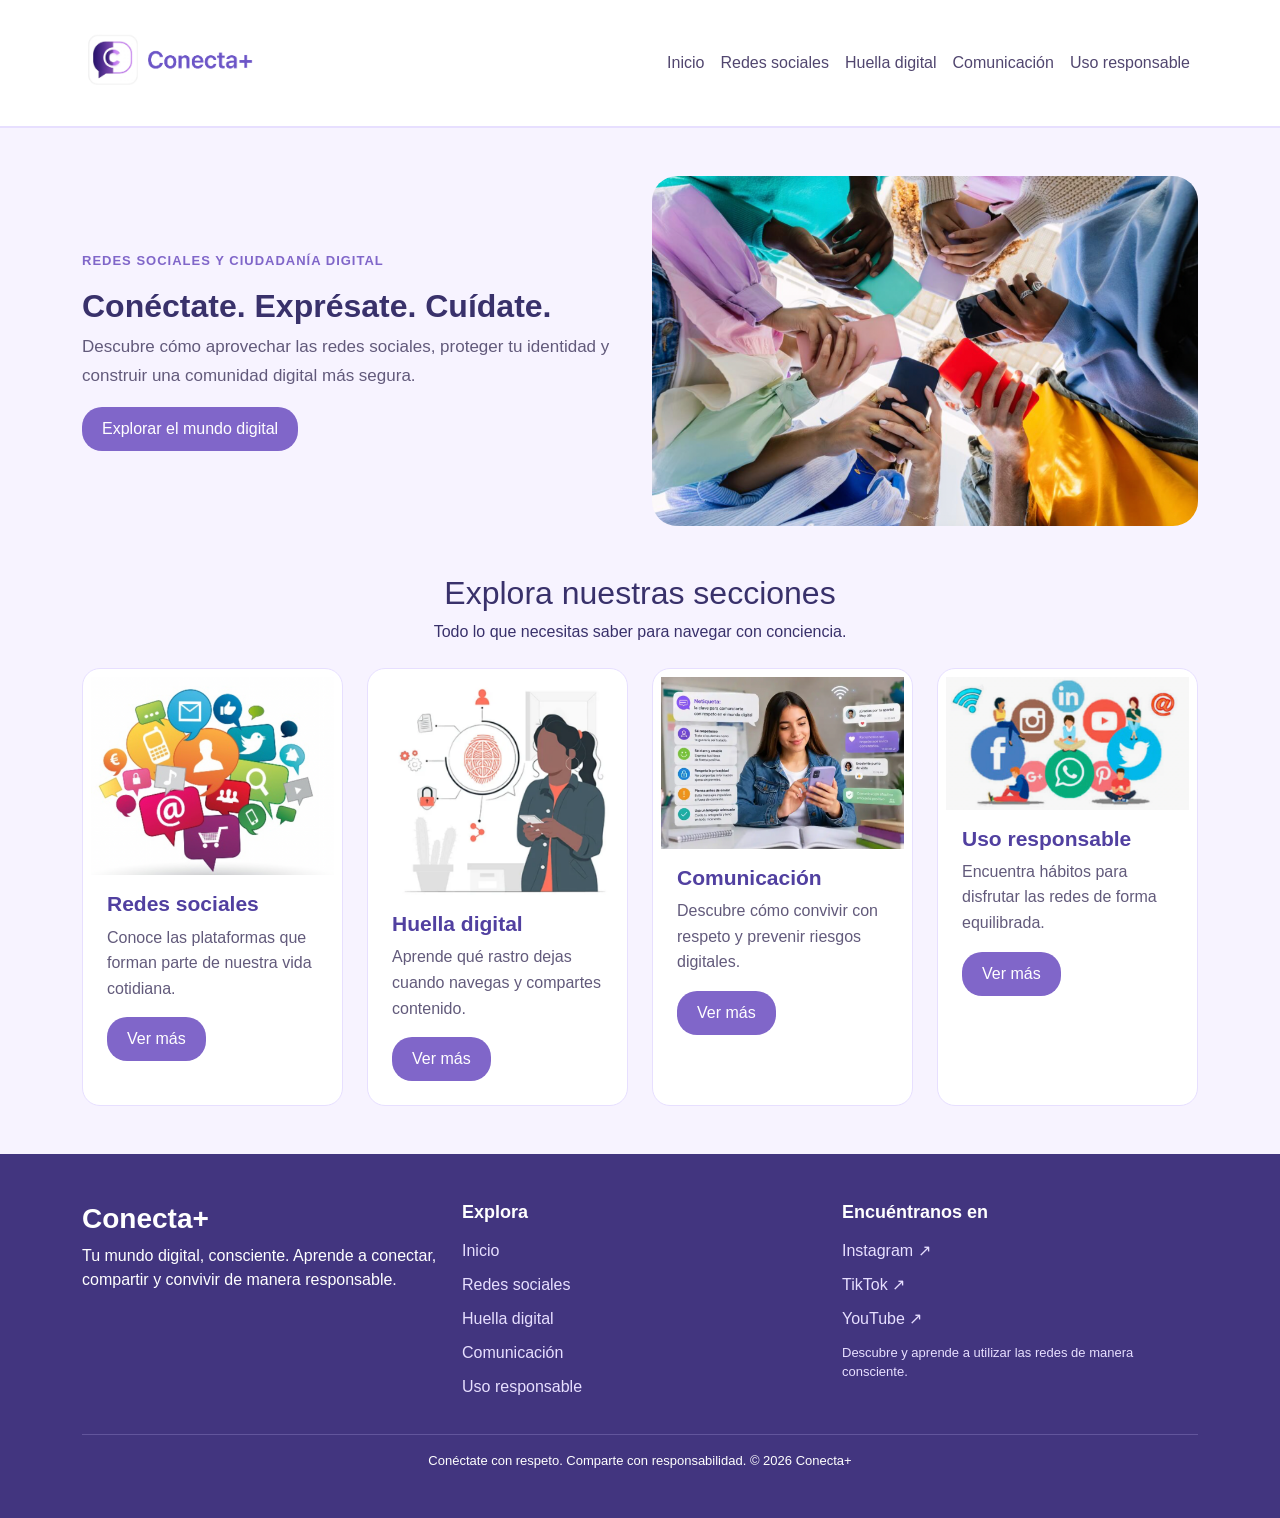
<file: index.html>
<!DOCTYPE html>
<html lang="es">
<head>
    <meta charset="UTF-8">
    <meta name="viewport" content="width=device-width, initial-scale=1.0">
    <title>Conecta+ | Tu mundo digital</title>

    <link rel="stylesheet" href="css/bootstrap.min.css">
    <link rel="stylesheet" href="css/estilos.css">
</head>
<body>

    <nav class="navbar navbar-expand-lg navbar-light fondo-nav">
        <div class="container">
             <a class="navbar-brand marca" href="index.html">
                <img src="imagenes/logo.png" alt="Logo de Conecta+" class="logo">
            </a>

            <button class="navbar-toggler" type="button"
                data-bs-toggle="collapse" data-bs-target="#menu">
                <span class="navbar-toggler-icon"></span>
            </button>

            <div class="collapse navbar-collapse" id="menu">
                <ul class="navbar-nav ms-auto">
                    <li class="nav-item">
                        <a class="nav-link" href="index.html">Inicio</a>
                    </li>
                    <li class="nav-item">
                        <a class="nav-link" href="paginas/redes.html">Redes sociales</a>
                    </li>
                    <li class="nav-item">
                        <a class="nav-link" href="paginas/huelladigital.html">Huella digital</a>
                    </li>
                    <li class="nav-item">
                        <a class="nav-link" href="paginas/comunicacion.html">Comunicación</a>
                    </li>
                    <li class="nav-item">
                        <a class="nav-link" href="paginas/usoresponsable.html">Uso responsable</a>
                    </li>
                </ul>
            </div>
        </div>
    </nav>

    <header class="portada container py-5">
        <div class="row align-items-center g-4">
            <div class="col-md-6">
                <p class="etiqueta">REDES SOCIALES Y CIUDADANÍA DIGITAL</p>

                <h1>Conéctate. Exprésate. Cuídate.</h1>

                <p class="texto-portada">
                    Descubre cómo aprovechar las redes sociales,
                    proteger tu identidad y construir una comunidad
                    digital más segura.
                </p>

                <a href="paginas/redes.html" class="btn boton-principal">
                    Explorar el mundo digital
                </a>
            </div>

            <div class="col-md-6">
                <div class="imagen-portada">
                    <img src="imagenes/portada.png"
                         alt="Jóvenes utilizando las redes sociales"
                         class="imagen-principal">
                </div>
            </div>
        </div>
    </header>

    <main class="container pb-5">
        <div class="text-center mb-4">
            <h2>Explora nuestras secciones</h2>
            <p>Todo lo que necesitas saber para navegar con conciencia.</p>
        </div>

        <div class="row g-4">

            <div class="col-12 col-sm-6 col-lg-3">
                <div class="card tarjeta h-100">
                    <img src="imagenes/redessociales.png" alt="">
                    <div class="card-body">
                        <h3 class="card-title">Redes sociales</h3>
                        <p class="card-text">
                            Conoce las plataformas que forman parte
                            de nuestra vida cotidiana.
                        </p>
                        <a href="paginas/redes.html" class="btn boton-lila">
                            Ver más
                        </a>
                    </div>
                </div>
            </div>

            <div class="col-12 col-sm-6 col-lg-3">
                <div class="card tarjeta h-100">
                    <img src="imagenes/huelladigital.png" alt="">
                    <div class="card-body">
                        <h3 class="card-title">Huella digital</h3>
                        <p class="card-text">
                            Aprende qué rastro dejas cuando navegas
                            y compartes contenido.
                        </p>
                        <a href="paginas/huelladigital.html" class="btn boton-lila">
                            Ver más
                        </a>
                    </div>
                </div>
            </div>

            <div class="col-12 col-sm-6 col-lg-3">
                <div class="card tarjeta h-100">
                    <img src="imagenes/comunicacion.png" alt="">
                    <div class="card-body">
                        <h3 class="card-title">Comunicación</h3>
                        <p class="card-text">
                            Descubre cómo convivir con respeto
                            y prevenir riesgos digitales.
                        </p>
                        <a href="paginas/comunicacion.html" class="btn boton-lila">
                            Ver más
                        </a>
                    </div>
                </div>
            </div>

            <div class="col-12 col-sm-6 col-lg-3">
                <div class="card tarjeta h-100">
                    <img src="imagenes/usoresponsable.png" alt="">
                    <div class="card-body">
                        <h3 class="card-title">Uso responsable</h3>
                        <p class="card-text">
                            Encuentra hábitos para disfrutar las
                            redes de forma equilibrada.
                        </p>
                        <a href="paginas/usoresponsable.html" class="btn boton-lila">
                            Ver más
                        </a>
                    </div>
                </div>
            </div>

        </div>
    </main>

    <footer class="pie-pagina">
        <div class="container py-5">
            <div class="row g-4">

                <div class="col-md-4">
                    <h2 class="titulo-pie">Conecta+</h2>
                    <p>
                        Tu mundo digital, consciente.
                        Aprende a conectar, compartir y convivir
                        de manera responsable.
                    </p>
                </div>

                <div class="col-md-4">
                    <h3 class="subtitulo-pie">Explora</h3>
                    <ul class="enlaces-pie">
                        <li><a href="index.html">Inicio</a></li>
                        <li><a href="paginas/redes.html">Redes sociales</a></li>
                        <li><a href="paginas/huelladigital.html">Huella digital</a></li>
                        <li><a href="paginas/comunicacion.html">Comunicación</a></li>
                        <li><a href="paginas/usoresponsable.html">Uso responsable</a></li>
                    </ul>
                </div>

                <div class="col-md-4">
                    <h3 class="subtitulo-pie">Encuéntranos en</h3>
                    <ul class="enlaces-pie">
                        <li>
                            <a href="https://www.instagram.com/"
                               target="_blank" rel="noopener noreferrer">
                                Instagram ↗
                            </a>
                        </li>
                        <li>
                            <a href="https://www.tiktok.com/"
                               target="_blank" rel="noopener noreferrer">
                                TikTok ↗
                            </a>
                        </li>
                        <li>
                            <a href="https://www.youtube.com/"
                               target="_blank" rel="noopener noreferrer">
                                YouTube ↗
                            </a>
                        </li>
                    </ul>
                    <p class="nota-pie">
                        Descubre y aprende a utilizar las redes
                        de manera consciente.
                    </p>
                </div>

            </div>

            <hr class="linea-pie">

            <p class="texto-final">
                Conéctate con respeto. Comparte con responsabilidad.
                © 2026 Conecta+
            </p>
        </div>
    </footer>

    <script src="js/bootstrap.bundle.min.js"></script>
</body>
</html>
</file>
<file: css/estilos.css>
body {
    background-color: #F7F3FF;
    color: #39316B;
    font-family: Arial, sans-serif;
    margin: 0;
}

.fondo-nav {
    background-color: #FFFFFF;
    border-bottom: 2px solid #E7DFFF;
}


.nav-link {
    color: #51466F;
}

.nav-link:hover {
    color: #896CE0;
}

.portada h1 {
    font-size: 42px;
    font-weight: bold;
}

.etiqueta {
    color: #8066C9;
    font-size: 13px;
    font-weight: bold;
    letter-spacing: 1px;
}

.texto-portada {
    color: #625A7B;
    font-size: 17px;
    line-height: 1.7;
}

.boton-principal,
.boton-lila {
    background-color: #8066C9;
    color: white;
    border: none;
    border-radius: 20px;
    padding: 10px 20px;
}

.boton-principal:hover,
.boton-lila:hover {
    background-color: #6048AD;
    color: white;
}

.imagen-portada {
    width: 100%;
    height: 350px;
    border-radius: 25px;
    overflow: hidden;
    background-color: #E7DFFF;
}

.imagen-principal {
    width: 100%;
    height: 100%;
    object-fit: cover;
    display: block;
}

.iconos-sociales {
    display: flex;
    justify-content: center;
    gap: 20px;
    margin-top: 25px;
    font-size: 35px;
}

.tarjeta {
    background-color: white;
    border: 1px solid #E7DFFF;
    border-radius: 18px;
    padding: 8px;
}

.tarjeta h3 {
    font-size: 20px;
    font-weight: bold;
}

.tarjeta p {
    color: #625A7B;
    line-height: 1.6;
}

.pie-pagina {
    background-color: #6C55B5;
    color: white;
}

@media (max-width: 576px) { }
    .portada h1 {
        font-size: 32px;
    }



.logo {
    width: 200px;
    height: 100px;
    object-fit: contain;
    margin-right: 8px;
}

.marca {
    display: inline-flex;
    align-items: center;
    gap: 5px;
}
.imagen-tarjeta {
    width: 100%;
    height: 160px;
    object-fit: cover;
    border-radius: 14px 14px 0 0;
}
.pie-pagina {
    background-color: #42357F;
    color: #FFFFFF;
}

.titulo-pie {
    font-size: 28px;
    font-weight: bold;
}

.subtitulo-pie {
    font-size: 18px;
    font-weight: bold;
    margin-bottom: 15px;
}

.enlaces-pie {
    list-style: none;
    padding: 0;
    margin: 0;
}

.enlaces-pie li {
    margin-bottom: 10px;
}

.enlaces-pie a {
    color: #E7DFFF;
    text-decoration: none;
}

.enlaces-pie a:hover {
    color: #FFFFFF;
    text-decoration: underline;
}

.nota-pie {
    font-size: 13px;
    color: #E7DFFF;
    margin-top: 12px;
}

.linea-pie {
    border-color: #BFB2F2;
    margin-top: 25px;
}

.texto-final {
    text-align: center;
    font-size: 13px;
    margin-bottom: 0;
}
.encabezado-seccion {
    background-color: #E7DFFF;
    padding: 40px;
    border-radius: 24px;
}

.encabezado-seccion h1 {
    font-size: 36px;
    font-weight: bold;
    margin-bottom: 15px;
}

.encabezado-seccion p:not(.etiqueta) {
    color: #625A7B;
    font-size: 17px;
    line-height: 1.7;
}

.tarjeta .card-title {
    color: #5140A0;
    font-size: 21px;
    font-weight: bold;
}

.seccion-extra {
    background-color: #FFFFFF;
    padding: 30px;
    border-radius: 20px;
    border: 1px solid #E7DFFF;
}

.seccion-extra h2 {
    font-size: 26px;
    font-weight: bold;
    margin-bottom: 12px;
}

.accordion-button:not(.collapsed) {
    background-color: #E7DFFF;
    color: #5140A0;
}

.accordion-button:focus {
    box-shadow: 0 0 0 0.2rem #E7DFFF;
}

@media (max-width: 576px) {
    .encabezado-seccion {
        padding: 25px;
    }

    .encabezado-seccion h1 {
        font-size: 29px;
    }
.seccion-extra {
        padding: 20px;
    }
}
.imagen-contenido {
    width: 100%;
    height: 320px;
    object-fit: cover;
    border-radius: 22px;
}

.seccion-final {
    background-color: #DDF2E5;
    padding: 35px;
    border-radius: 22px;
}

.seccion-final h2 {
    font-weight: bold;
    margin-bottom: 15px;
}

.fuentes {
    background-color: #FFFFFF;
    border: 1px solid #E7DFFF;
    border-radius: 18px;
    padding: 25px;
}

.fuentes h2 {
    font-size: 23px;
    font-weight: bold;
}

.fuentes a {
    color: #6C55C7;
}

.fuentes li {
    margin-bottom: 8px;
}

@media (max-width: 576px) {
    .imagen-contenido {
        height: 240px;
    }

    .seccion-final {
        padding: 25px 18px;
    }
}
.llamado-modal {
    background-color: #FCE5F0;
    padding: 35px 25px;
    border-radius: 22px;
}

.llamado-modal h2 {
    font-size: 27px;
    font-weight: bold;
    margin-bottom: 15px;
}

.llamado-modal p {
    color: #625A7B;
    line-height: 1.7;
}

.modal-content {
    border: none;
    border-radius: 20px;
    overflow: hidden;
}

.modal-cabecera {
    background-color: #E7DFFF;
    color: #5140A0;
}

.modal-body {
    color: #51466F;
    line-height: 1.7;
}

.modal-body li {
    margin-bottom: 8px;
}

@media (max-width: 576px) {
    .llamado-modal {
        padding: 25px 18px;
    }

    .llamado-modal h2 {
        font-size: 23px;
    }
}
</file>
